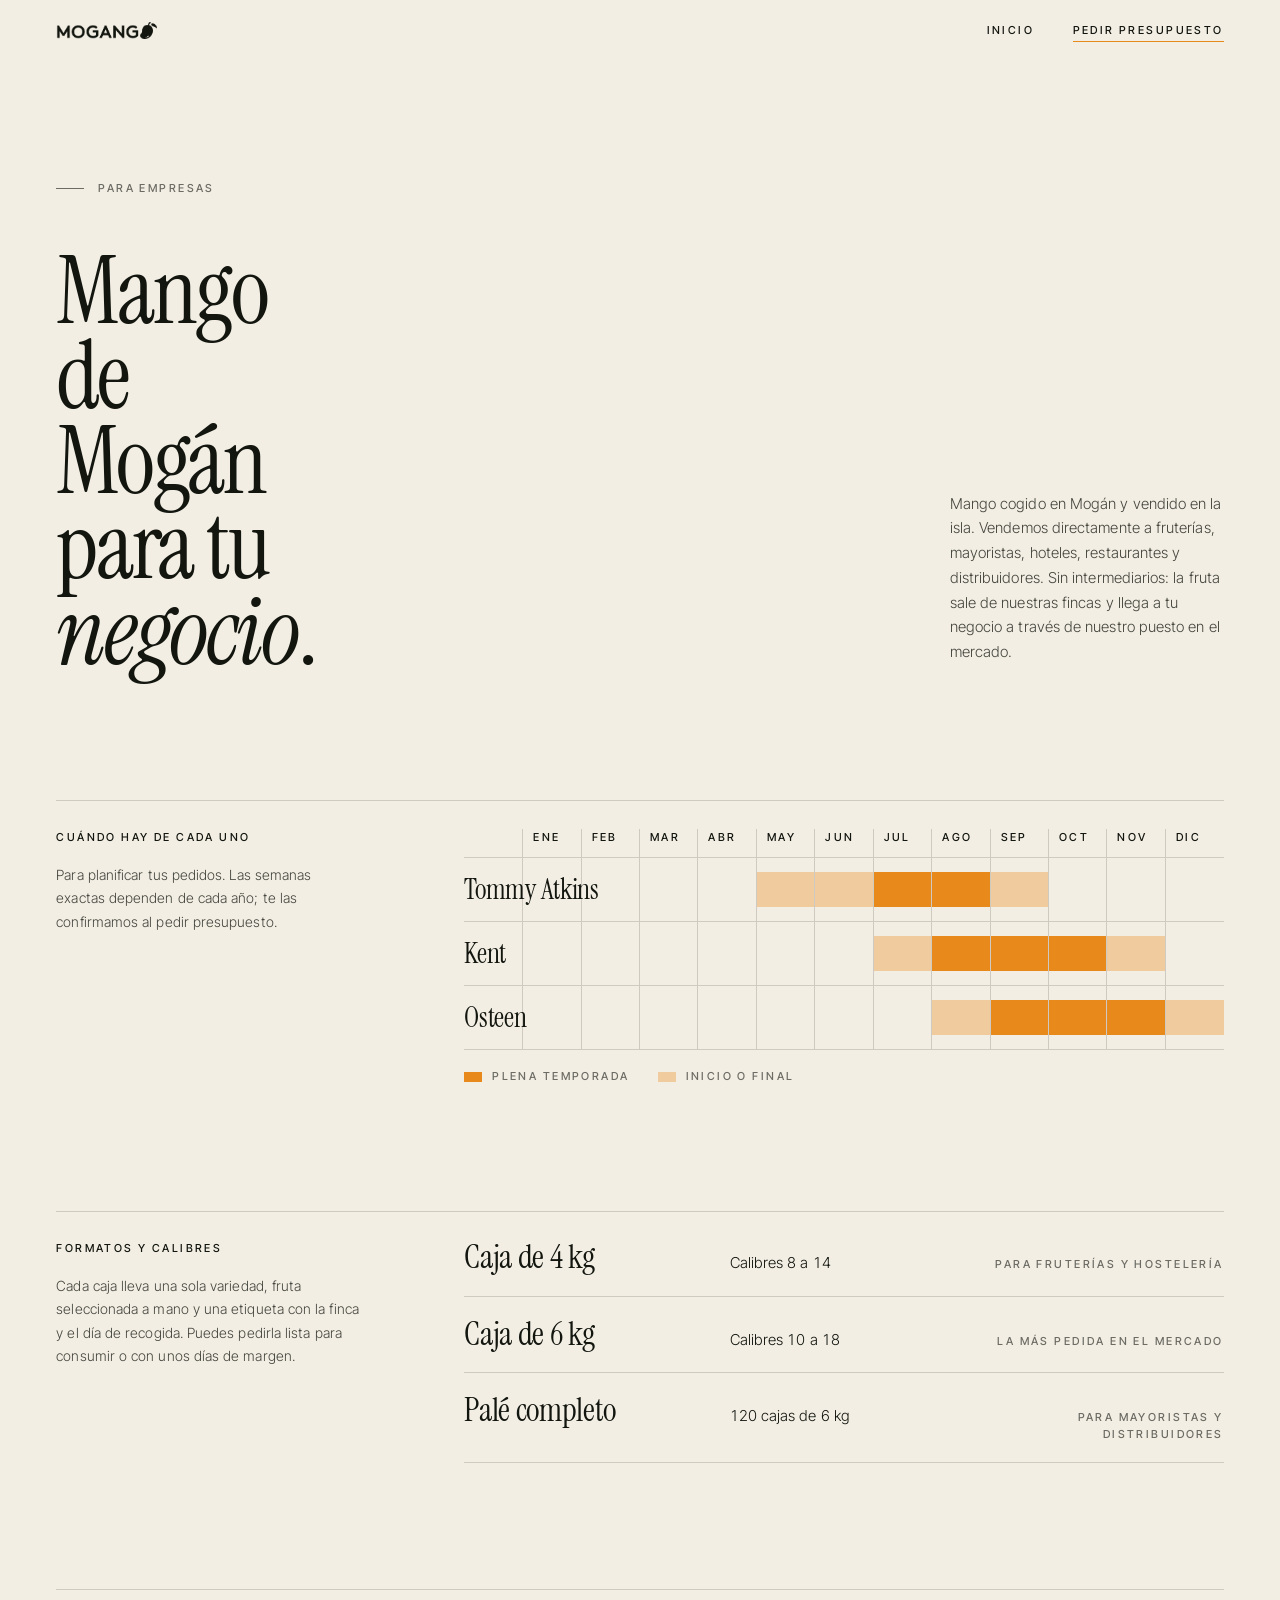
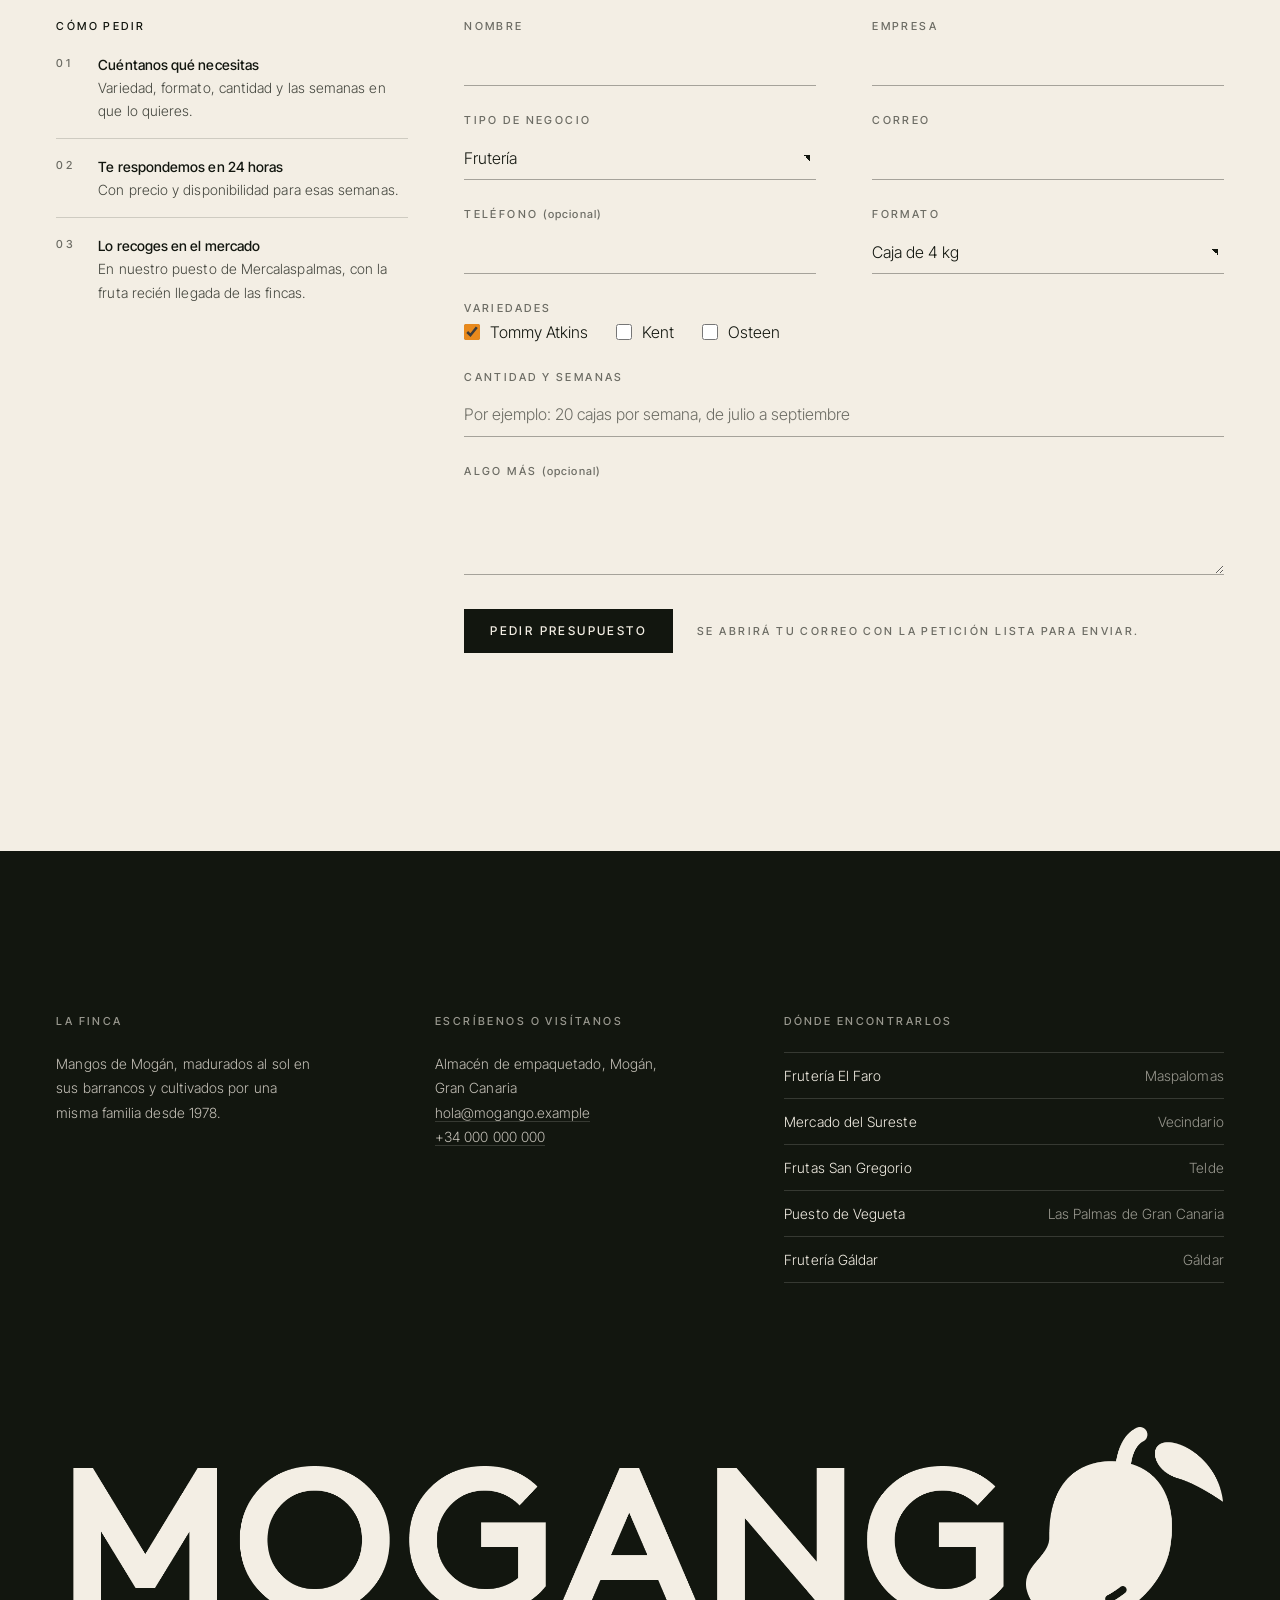
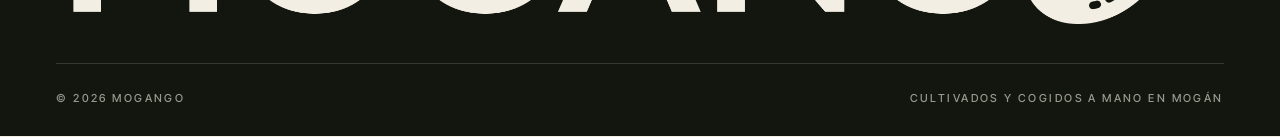
<file: empresas.html>
<!doctype html>
<html lang="es" data-theme="light">
<head>
  <meta charset="utf-8">
  <meta name="viewport" content="width=device-width, initial-scale=1">
  <title>Para empresas | MOGANGO</title>
  <meta name="description" content="Mangos de Mogán para fruterías, mayoristas y hostelería: disponibilidad por variedad, formatos y calibres, y presupuesto.">
  <meta name="theme-color" content="#F3EEE4">
  <link rel="preconnect" href="https://fonts.googleapis.com">
  <link rel="preconnect" href="https://fonts.gstatic.com" crossorigin>
  <link href="https://fonts.googleapis.com/css2?family=Instrument+Serif:ital@0;1&family=Inter+Tight:wght@300;400;500&display=swap" rel="stylesheet">
  <link rel="stylesheet" href="css/styles.css?v=23">
</head>
<body>
  <a class="skip" href="#main">Saltar al contenido</a>

  <header class="topbar is-solid">
    <a class="wordmark" href="index.html" aria-label="Mogango, volver al inicio"><span class="logo" aria-hidden="true"></span></a>
    <nav class="topnav" aria-label="Secciones">
      <a href="index.html">Inicio</a>
      <a href="#pedir" class="nav-cta">Pedir presupuesto</a>
    </nav>
  </header>

  <main id="main">
  <section id="empresas" class="trade trade-page" data-theme="light" aria-labelledby="trade-title">
    <div class="trade-head">
      <p class="label section-label" data-copy="tradeLabel"></p>
      <h1 id="trade-title" class="display-md" data-copy="tradeTitle"></h1>
      <p class="body-text" data-copy="tradeText"></p>
    </div>

    <div class="trade-block">
      <div class="trade-side">
        <h2 class="label" data-copy="calendarLabel"></h2>
        <p class="body-text" data-copy="calendarText"></p>
      </div>
      <div class="trade-main">
        <table class="calendar" id="calendar"></table>
        <p class="calendar-key label"><span><i class="dot is-2"></i>Plena temporada</span><span><i class="dot is-1"></i>Inicio o final</span></p>
      </div>
    </div>

    <div class="trade-block">
      <div class="trade-side">
        <h2 class="label" data-copy="formatsLabel"></h2>
        <p class="body-text" data-copy="formatsNote"></p>
      </div>
      <ul class="trade-main formats" id="formats"></ul>
    </div>

    <div class="trade-block" id="pedir">
      <div class="trade-side">
        <h2 class="label" data-copy="orderLabel"></h2>
        <ol class="order-steps" id="order-steps"></ol>
      </div>
      <form class="trade-main quote" id="quote" novalidate>
        <div class="field"><label for="q-name">Nombre</label><input id="q-name" name="nombre" autocomplete="name" required></div>
        <div class="field"><label for="q-company">Empresa</label><input id="q-company" name="empresa" autocomplete="organization" required></div>
        <div class="field"><label for="q-type">Tipo de negocio</label><select id="q-type" name="tipo"></select></div>
        <div class="field"><label for="q-email">Correo</label><input id="q-email" name="correo" type="email" autocomplete="email" required></div>
        <div class="field"><label for="q-phone">Teléfono <span>(opcional)</span></label><input id="q-phone" name="telefono" type="tel" autocomplete="tel"></div>
        <div class="field"><label for="q-format">Formato</label><select id="q-format" name="formato"></select></div>
        <fieldset class="field field-wide"><legend>Variedades</legend><div class="checks" id="q-varieties"></div></fieldset>
        <div class="field field-wide"><label for="q-amount">Cantidad y semanas</label><input id="q-amount" name="cantidad" placeholder="Por ejemplo: 20 cajas por semana, de julio a septiembre"></div>
        <div class="field field-wide"><label for="q-notes">Algo más <span>(opcional)</span></label><textarea id="q-notes" name="notas" rows="3"></textarea></div>
        <div class="quote-foot field-wide">
          <button type="submit" class="button">Pedir presupuesto</button>
          <p class="label" id="quote-note" aria-live="polite">Se abrirá tu correo con la petición lista para enviar.</p>
        </div>
      </form>
    </div>
  </section>
  </main>

  <footer id="contact" class="footer" data-theme="dark">
    <div class="footer-cols">
      <div>
        <h2 class="label">La finca</h2>
        <p class="footer-tag" data-bind="tagline"></p>
      </div>
      <div>
        <h2 class="label">Escríbenos o visítanos</h2>
        <p id="contact-lines"></p>
      </div>
      <div class="footer-shops">
        <h2 class="label">Dónde encontrarlos</h2>
        <ul id="shop-list" class="shop-list"></ul>
      </div>
    </div>
    <p class="giant" aria-hidden="true"><span class="logo"></span></p>
    <p class="fineprint label"><span>&copy; <span id="year"></span> <span data-bind="farmName">MOGANGO</span></span><span>Cultivados y cogidos a mano en Mogán</span></p>
  </footer>

  <script src="js/data.js?v=23"></script>
  <script src="js/trade.js?v=23"></script>
</body>
</html>
</file>
<file: css/styles.css>
/*
 * Mogango: quiet, editorial, three colours.
 * Ink and paper alternate section by section; mango orange is the only
 * accent and is used sparingly.
 */

@property --bg { syntax: "<color>"; inherits: true; initial-value: #12160F; }
@property --fg { syntax: "<color>"; inherits: true; initial-value: #F3EEE4; }

:root {
  --ink: #12160F;
  --paper: #F3EEE4;
  --mango: #E8891C;

  --bg: var(--ink);
  --fg: var(--paper);

  --display: "Instrument Serif", "Times New Roman", serif;
  --sans: "Inter Tight", "Helvetica Neue", Arial, sans-serif;
  --gutter: clamp(20px, 4.4vw, 72px);
  --ease: cubic-bezier(.22, .7, .1, 1);
}
html[data-theme="light"] { --bg: var(--paper); --fg: var(--ink); }

/* Tints derived from the current pair, recomputed wherever the pair changes. */
:root, [data-theme] {
  --muted: color-mix(in srgb, var(--fg) 60%, var(--bg));
  --soft: color-mix(in srgb, var(--fg) 78%, var(--bg));
  --hair: color-mix(in srgb, var(--fg) 16%, transparent);
  --tone: color-mix(in srgb, var(--ink) 87%, var(--paper));
}

/* Without scroll motion every section carries its own colours. */
html:not(.has-motion) [data-theme="light"] { --bg: var(--paper); --fg: var(--ink); background: var(--bg); color: var(--fg); }
html:not(.has-motion) [data-theme="dark"] { --bg: var(--ink); --fg: var(--paper); background: var(--bg); color: var(--fg); }

*, *::before, *::after { box-sizing: border-box; }
html { -webkit-text-size-adjust: 100%; transition: --bg 1s var(--ease), --fg 1s var(--ease); }
@media (prefers-reduced-motion: no-preference) { html:not(.lenis) { scroll-behavior: smooth; } }
html.lenis, html.lenis body { height: auto; }
.lenis.lenis-smooth { scroll-behavior: auto !important; }
.lenis.lenis-stopped { overflow: hidden; }

body {
  margin: 0;
  background: var(--bg);
  color: var(--fg);
  font: 300 15px/1.65 var(--sans);
  letter-spacing: .005em;
  -webkit-font-smoothing: antialiased;
  text-rendering: optimizeLegibility;
  overflow-x: clip;
}
h1, h2, h3, p, figure, dl, dd { margin: 0; }
img { display: block; max-width: 100%; }
a { color: inherit; }
em { font-style: italic; }
.accent { color: var(--mango); }
::selection { background: var(--mango); color: var(--ink); }

:focus-visible { outline: 1px solid var(--mango); outline-offset: 4px; }

.visually-hidden {
  position: absolute !important; width: 1px; height: 1px; overflow: hidden;
  clip: rect(0 0 0 0); clip-path: inset(50%); white-space: nowrap;
}
.skip {
  position: fixed; left: var(--gutter); top: 12px; z-index: 100;
  padding: 10px 14px; background: var(--paper); color: var(--ink);
  font: 500 12px/1 var(--sans); letter-spacing: .14em; text-transform: uppercase; text-decoration: none;
  transform: translateY(-160%);
}
.skip:focus { transform: none; }

/* ---- Type --------------------------------------------------------------- */

.label {
  font: 500 11px/1.5 var(--sans);
  letter-spacing: .22em;
  text-transform: uppercase;
  color: var(--muted);
}
.label i { font-style: normal; padding: 0 .3em; }
.display, .display-md, .statement, .cap-title, .v-name, .stat-value, .since-year {
  font-family: var(--display);
  font-weight: 400;
  letter-spacing: -.025em;
  font-feature-settings: "kern", "liga";
}
.display { font-size: clamp(3.4rem, 13vw, 16rem); line-height: .86; }
.display-md { font-size: clamp(2.8rem, 7.4vw, 8.6rem); line-height: .9; }
.statement { font-size: clamp(2.1rem, 5.2vw, 6rem); line-height: 1.02; letter-spacing: -.02em; }
.body-text { max-width: 38ch; color: var(--soft); }
.section-label { margin-bottom: clamp(28px, 4vw, 56px); display: flex; align-items: center; gap: 14px; }
.section-label::before { content: ""; width: 28px; height: 1px; background: currentColor; }
.line { padding-bottom: .16em; margin-bottom: -.16em; }

/* ---- Top bar ------------------------------------------------------------ */

.topbar {
  position: fixed; inset: 0 0 auto; z-index: 50;
  display: flex; justify-content: space-between; align-items: center;
  padding: 26px var(--gutter);
  color: var(--fg);
  pointer-events: none;
  transition: transform .7s var(--ease), background-color .5s var(--ease), padding .5s var(--ease);
}
/* Past the hero the bar steps aside while reading, and returns with a
   solid ground when scrolling back up. */
.topbar.is-solid { background: var(--bg); padding-top: 18px; padding-bottom: 18px; pointer-events: auto; }
.topbar.is-hidden { transform: translateY(-100%); }
.topbar a { pointer-events: auto; }
.wordmark { display: inline-flex; align-items: center; padding: 4px 0; }
.wordmark .logo { height: 17px; }
/* The logo file is used as a stencil, so it takes the colour of the text
   around it. With `logo.colour` set in js/data.js it shows as drawn. */
.logo {
  display: block; aspect-ratio: 2272 / 384;
  background: currentColor;
  -webkit-mask: var(--logo) center / contain no-repeat; mask: var(--logo) center / contain no-repeat;
}
.logo-colour .logo { background: var(--logo) center / contain no-repeat; -webkit-mask: none; mask: none; }
.topnav { display: flex; gap: clamp(20px, 3vw, 44px); }
.topnav a {
  position: relative; white-space: nowrap; text-decoration: none; padding: 6px 0;
  font: 500 11px/1 var(--sans); letter-spacing: .22em; text-transform: uppercase;
}
.topnav a::after {
  content: ""; position: absolute; left: 0; right: 0; bottom: 0; height: 1px; background: var(--mango);
  transform: scaleX(0); transform-origin: left; transition: transform .5s var(--ease);
}
.topnav a:hover::after, .topnav a:focus-visible::after { transform: scaleX(1); }
.topnav a.nav-cta::after { transform: scaleX(1); }

/* ---- Photos ------------------------------------------------------------- */

.photo {
  position: relative; overflow: hidden;
  background:
    radial-gradient(120% 90% at 28% 18%, color-mix(in srgb, var(--paper) 7%, transparent), transparent 62%),
    var(--tone);
}
.photo img, .photo video {
  position: absolute; inset: 0; width: 100%; height: 100%; object-fit: cover;
  opacity: 0; transition: opacity 1.2s var(--ease);
}
.photo.is-loaded img, .photo.is-loaded video { opacity: 1; }
.photo-note {
  position: absolute; left: 18px; right: 18px; bottom: 16px;
  color: color-mix(in srgb, var(--paper) 55%, transparent);
  font-size: 10px;
}
.photo.is-loaded .photo-note { display: none; }

/* ---- 1. Hero ------------------------------------------------------------ */

.hero {
  position: relative; height: 100svh; min-height: 620px; overflow: hidden;
  color: var(--paper);
  background: var(--ink);
}
.hero-media { position: absolute; inset: 0; will-change: transform; }
.hero::after {
  content: ""; position: absolute; inset: 0; pointer-events: none;
  background: linear-gradient(to top, color-mix(in srgb, var(--ink) 88%, transparent) 0%, color-mix(in srgb, var(--ink) 20%, transparent) 58%, color-mix(in srgb, var(--ink) 45%, transparent) 100%);
}
.hero .photo-note { top: 96px; bottom: auto; left: auto; right: var(--gutter); text-align: right; }
.hero-text {
  position: absolute; z-index: 2; left: var(--gutter); right: var(--gutter); bottom: clamp(56px, 11vh, 120px);
}
.hero h1 { max-width: 11ch; }
.hero-line { margin-top: clamp(22px, 3vw, 40px); color: color-mix(in srgb, var(--paper) 72%, transparent); }
.scroll-cue {
  position: absolute; z-index: 2; right: var(--gutter); bottom: clamp(56px, 11vh, 120px);
  display: flex; flex-direction: column; align-items: center; gap: 14px; text-decoration: none;
  color: color-mix(in srgb, var(--paper) 72%, transparent);
}
.scroll-cue i { padding: 0; width: 1px; height: 56px; background: color-mix(in srgb, var(--paper) 30%, transparent); position: relative; overflow: hidden; }
.scroll-cue i::after { content: ""; position: absolute; inset: 0; background: var(--paper); transform-origin: top; animation: cue 2.4s var(--ease) infinite; }
@keyframes cue { 0% { transform: scaleY(0); } 50% { transform: scaleY(1); transform-origin: top; } 51% { transform-origin: bottom; } 100% { transform: scaleY(0); transform-origin: bottom; } }
.motion-pending .hero-text { opacity: 0; }

/* ---- 2. Intro ----------------------------------------------------------- */

.intro { padding: clamp(120px, 24vh, 260px) var(--gutter) clamp(100px, 20vh, 220px); }
.intro .statement { max-width: 15.5em; }
.intro-body {
  display: grid; grid-template-columns: repeat(12, 1fr); column-gap: var(--gutter);
  margin-top: clamp(72px, 14vh, 160px); align-items: end;
}
.intro-photo { grid-column: 2 / 7; aspect-ratio: 4 / 5; }
.intro-text { grid-column: 8 / 12; padding-bottom: 4vh; }
.since { display: flex; align-items: baseline; gap: 16px; margin-bottom: 36px; }
.since-year { font-size: clamp(4rem, 9vw, 10rem); line-height: .8; color: var(--fg); }

/* ---- 3. Island tour ----------------------------------------------------- */

.story { position: relative; color: var(--paper); background: var(--ink); }
/* The pinned stages use the large viewport height, so they still reach the
   bottom of the screen after a phone's browser bar slides away. */
.map-stage { position: sticky; top: 0; height: 100lvh; overflow: hidden; }
/* Tuck the Mapbox logo and credits button tight into the bottom corner,
   smaller and softer, still legible. */
.map-stage .mapboxgl-ctrl-bottom-right .mapboxgl-ctrl { margin: 0 4px 4px 0; }
.map-stage .mapboxgl-ctrl-logo { opacity: .5; transform: scale(.7); transform-origin: right bottom; }
.map-stage .mapboxgl-ctrl-attrib.mapboxgl-compact { opacity: .5; }
#map { position: absolute; inset: 0; background: var(--ink); }
.map-shade {
  position: absolute; inset: 0; pointer-events: none;
  background:
    linear-gradient(to top, color-mix(in srgb, var(--ink) 82%, transparent) 0%, transparent 52%),
    linear-gradient(to right, color-mix(in srgb, var(--ink) 55%, transparent) 0%, transparent 46%),
    linear-gradient(to bottom, color-mix(in srgb, var(--ink) 50%, transparent) 0%, transparent 18%);
}
.map-hud {
  position: absolute; top: 104px; right: var(--gutter); z-index: 3;
  display: flex; flex-direction: column; align-items: flex-end; gap: 18px;
}
.hud-count { color: color-mix(in srgb, var(--paper) 70%, transparent); font-variant-numeric: tabular-nums; }
.hud-count span:first-child { color: var(--paper); }
.rail { display: flex; flex-direction: column; align-items: flex-end; }
.rail-tick { display: flex; align-items: center; justify-content: flex-end; width: 40px; height: 11px; }
.rail-tick::before {
  content: ""; width: 12px; height: 1px; background: color-mix(in srgb, var(--paper) 35%, transparent);
  transition: width .6s var(--ease), background-color .6s var(--ease);
}
.rail-tick:hover::before { background: var(--paper); }
.rail-tick.is-active::before { width: 34px; background: var(--mango); }

.steps { position: relative; z-index: 2; margin-top: -100lvh; pointer-events: none; }
.step { height: 118svh; display: flex; align-items: flex-end; padding: 0 var(--gutter) 13svh; }
.step:first-child { height: 130svh; }
.cap { position: sticky; bottom: 13svh; max-width: min(64vw, 1020px); }
.cap-kicker { color: color-mix(in srgb, var(--paper) 72%, transparent); }
.cap-title { font-size: clamp(3rem, 8.2vw, 10rem); line-height: .9; margin: 18px 0 22px; overflow: hidden; padding-bottom: .08em; }
.cap-title span { display: inline-block; }
.cap-meta { font-size: 15px; letter-spacing: .06em; color: var(--paper); }
.cap-meta i { font-style: normal; color: color-mix(in srgb, var(--paper) 45%, transparent); padding: 0 .4em; }
.cap-text { max-width: 42ch; margin-top: 12px; color: color-mix(in srgb, var(--paper) 74%, transparent); }
.cap-foot { margin-top: 20px; color: color-mix(in srgb, var(--paper) 60%, transparent); }

.step .cap { opacity: 0; }
.step.is-active .cap { opacity: 1; }
.has-motion .step .cap { transition: opacity .7s var(--ease); }
.has-motion .step .cap > * { transform: translateY(18px); opacity: 0; transition: transform 1.1s var(--ease), opacity 1.1s var(--ease); }
.has-motion .step .cap-title { transform: none; opacity: 1; }
.has-motion .step .cap-title span { transform: translateY(105%); transition: transform 1.3s var(--ease); }
.has-motion .step.is-active .cap > * { transform: none; opacity: 1; }
.has-motion .step.is-active .cap-title span { transform: none; transition-delay: .1s; }
.has-motion .step.is-active .cap-meta { transition-delay: .3s; }
.has-motion .step.is-active .cap-text { transition-delay: .4s; }
.has-motion .step.is-active .cap-foot { transition-delay: .5s; }

/* Map markers: small, precise, quiet. */
/* Mapbox moves each marker with a transform from the map's top-left corner.
   Pin that origin here as well, so the markers stay in place even if
   Mapbox's own stylesheet is late or blocked. */
.marker { position: absolute; top: 0; left: 0; }
.marker { cursor: pointer; display: block; width: 22px; height: 22px; padding: 0; border: 0; background: none; color: inherit; font: inherit; }
.marker .dot {
  position: absolute; left: 50%; top: 50%; width: 9px; height: 9px; margin: -4.5px 0 0 -4.5px;
  border: 1px solid var(--mango); border-radius: 50%;
  transition: background-color .6s var(--ease), transform .6s var(--ease);
}
.marker-label {
  position: absolute; left: 22px; top: 50%; transform: translate(6px, -50%);
  font: 500 10px/1 var(--sans); letter-spacing: .2em; text-transform: uppercase; white-space: nowrap;
  color: var(--paper); text-shadow: 0 0 12px var(--ink);
  opacity: 0; transition: opacity .6s var(--ease), transform .6s var(--ease);
  pointer-events: none;
}
.marker:hover .marker-label, .marker:focus-visible .marker-label,
.marker.is-active .marker-label { opacity: 1; transform: translate(0, -50%); }
.grove-marker.is-active .dot { background: var(--mango); transform: scale(1.2); }

.mapboxgl-ctrl-bottom-right { z-index: 3; }
.mapboxgl-ctrl.mapboxgl-ctrl-attrib { background: transparent; font: 400 10px/1.4 var(--sans); }
.mapboxgl-ctrl-attrib a { color: color-mix(in srgb, var(--paper) 55%, transparent); }
.mapboxgl-ctrl-attrib-button { filter: invert(1); opacity: .5; }

#map.map-missing { display: flex; align-items: flex-start; justify-content: flex-end; padding: 150px var(--gutter) 0; }
#map.map-missing::before {
  content: ""; position: absolute; inset: 0;
  background: radial-gradient(70% 60% at 62% 40%, color-mix(in srgb, var(--paper) 6%, transparent), transparent 70%), var(--tone);
}
.map-missing-note { position: relative; max-width: 300px; margin-right: 80px; font-size: 13px; color: color-mix(in srgb, var(--paper) 70%, transparent); }
.map-missing-note .label { margin-bottom: 8px; }
.map-missing-note code { font-size: 12px; color: var(--paper); }

/* ---- 4. Harvest --------------------------------------------------------- */

.harvest { padding: clamp(120px, 22vh, 240px) var(--gutter) clamp(120px, 22vh, 240px); }
.harvest-head { max-width: 12em; font-size: clamp(2.8rem, 7.4vw, 8.6rem); }
.harvest-head .section-label { font-size: 11px; }
.harvest-grid {
  display: grid; grid-template-columns: repeat(12, 1fr); column-gap: var(--gutter); row-gap: 0;
  margin-top: clamp(64px, 12vh, 140px);
}
.harvest-grid figcaption { margin-top: 14px; }
.harvest-grid .photo { width: 100%; }
.harvest-a { grid-column: 1 / 8; }
.harvest-a .photo { aspect-ratio: 4 / 3; }
.harvest-b { grid-column: 9 / 13; align-self: end; transform: translateY(18%); }
.harvest-b .photo { aspect-ratio: 3 / 4; }
.harvest-text { grid-column: 2 / 6; margin-top: clamp(80px, 18vh, 220px); align-self: start; }
.harvest-c { grid-column: 7 / 13; margin-top: clamp(120px, 26vh, 300px); }
.harvest-c .photo { aspect-ratio: 16 / 10; }

/* ---- 5. Numbers --------------------------------------------------------- */

.numbers { padding: clamp(120px, 24vh, 260px) var(--gutter) clamp(100px, 16vh, 180px); }
.stats { display: grid; grid-template-columns: repeat(4, 1fr); }
.stat {
  --rule: 1;
  position: relative; display: flex; flex-direction: column-reverse; justify-content: flex-end; gap: 28px;
  padding: 36px clamp(16px, 2.2vw, 36px) 8px;
  border-left: 1px solid var(--hair);
}
.stat:first-child { border-left: 0; padding-left: 0; }
.stat::before {
  content: ""; position: absolute; top: 0; left: 0; right: 0; height: 1px; background: var(--hair);
}
.stat:first-child::after {
  content: ""; position: absolute; top: 0; left: 0; width: 100%; height: 1px; background: var(--mango);
  transform: scaleX(calc(var(--rule) * .25)); transform-origin: left;
}
.stat-value { font-size: clamp(3.6rem, 7.4vw, 9.5rem); line-height: .82; font-variant-numeric: tabular-nums; white-space: nowrap; }

/* ---- 6. Season ---------------------------------------------------------- */

.season { padding: clamp(120px, 22vh, 240px) var(--gutter) clamp(100px, 18vh, 200px); }
.season-head { display: grid; grid-template-columns: repeat(12, 1fr); column-gap: var(--gutter); align-items: end; }
.season-head .section-label { grid-column: 1 / -1; }
.season-head h2 { grid-column: 1 / 9; font-size: clamp(2.6rem, 5.4vw, 6.4rem); }
.season-head .body-text { grid-column: 9 / 13; padding-bottom: .6em; }
.strip-figure { margin-top: clamp(72px, 13vh, 150px); }
.strip { display: grid; grid-template-columns: repeat(12, 1fr); border-right: 1px solid var(--hair); }
.m { --p: 1; position: relative; border-left: 1px solid var(--hair); }
.m-fill {
  display: block; height: clamp(200px, 40vh, 420px);
  background: var(--fg);
  opacity: calc(var(--v) * var(--p) * .94);
}
.m.is-peak::before {
  content: ""; position: absolute; z-index: 1; top: 0; left: -1px; right: 0; height: 2px; background: var(--mango);
  transform: scaleX(var(--p)); transform-origin: left;
}
.m-peak { position: absolute; bottom: 100%; left: 10px; padding-bottom: 12px; white-space: nowrap; color: var(--fg); opacity: var(--p); }
.m-name { display: block; padding: 14px 10px 2px; color: var(--fg); }
.m-name b { font-weight: inherit; }
.m-t { display: block; padding: 0 10px 4px; font-size: 13px; color: var(--muted); font-variant-numeric: tabular-nums; }
.strip-foot { display: flex; justify-content: space-between; align-items: flex-start; gap: 24px; margin-top: 40px; }
.strip-table summary { cursor: pointer; list-style: none; color: var(--fg); text-decoration: underline; text-decoration-color: var(--mango); text-underline-offset: 6px; }
.strip-table summary::-webkit-details-marker { display: none; }
.strip-table table { margin-top: 18px; border-collapse: collapse; font-size: 13px; min-width: 220px; }
.strip-table th, .strip-table td { padding: 7px 0; border-bottom: 1px solid var(--hair); text-align: left; font-weight: 300; }
.strip-table td { text-align: right; font-variant-numeric: tabular-nums; }
.strip-table thead th { font: 500 10px/1.4 var(--sans); letter-spacing: .2em; text-transform: uppercase; color: var(--muted); }

/* ---- 7. Varieties ------------------------------------------------------- */

.varieties { position: relative; overflow: hidden; }
.v-intro { padding: clamp(120px, 22vh, 240px) var(--gutter) clamp(80px, 12vh, 140px); }
.v-intro h2 { max-width: 8em; }
.v-intro .body-text { margin-top: 32px; }
.v-hint { display: none; }
.v-variety { border-left: 1px solid color-mix(in srgb, var(--paper) 14%, transparent); position: relative; height: 92svh; min-height: 560px; overflow: hidden; color: var(--paper); background: var(--ink); }
.v-media { position: absolute; inset: 0; overflow: hidden; }
.v-media .photo { position: absolute; inset: 0; }
.v-variety::after {
  content: ""; position: absolute; inset: 0; pointer-events: none;
  background: linear-gradient(to top, color-mix(in srgb, var(--ink) 85%, transparent) 0%, transparent 62%);
}
.v-media .photo-note { top: 96px; bottom: auto; left: auto; right: var(--gutter); text-align: right; }
.v-text { position: absolute; z-index: 2; left: var(--gutter); right: var(--gutter); bottom: clamp(48px, 11vh, 120px); }
.v-text .label { color: color-mix(in srgb, var(--paper) 70%, transparent); }
.v-name { font-size: clamp(4.6rem, 15vw, 18rem); line-height: .84; margin: 16px 0 26px -.04em; }
.v-taste { font-size: 17px; line-height: 1.5; max-width: 36ch; color: color-mix(in srgb, var(--paper) 86%, transparent); }

@media (min-width: 900px) {
  .has-motion .varieties { height: 100vh; }
  .has-motion .v-track { display: flex; height: 100vh; width: max-content; will-change: transform; }
  .has-motion .v-panel { flex: 0 0 auto; height: 100vh; }
  .has-motion .v-intro { width: min(60vw, 900px); display: flex; flex-direction: column; justify-content: flex-end; padding-bottom: clamp(48px, 11vh, 120px); }
  .has-motion .v-variety { width: 100vw; min-height: 0; }
  .has-motion .v-media .photo { inset: 0 -8%; }
  .has-motion .v-hint { display: flex; align-items: center; gap: 14px; margin-top: 56px; }
  .has-motion .v-hint i { width: 56px; height: 1px; background: var(--mango); }
}

/* ---- 8. For businesses -------------------------------------------------- */

.trade { padding: clamp(120px, 22vh, 240px) var(--gutter) clamp(120px, 22vh, 240px); }
.trade-page { padding-top: clamp(140px, 20vh, 220px); }
.trade-page .trade-block { scroll-margin-top: 90px; }

/* On the landing page only a short invitation leads to empresas.html. */
.trade-cta { padding: clamp(110px, 20vh, 220px) var(--gutter); }
.trade-cta h2 { max-width: 11em; font-size: clamp(2.6rem, 5.4vw, 6.4rem); }
.trade-cta-foot { display: flex; justify-content: space-between; align-items: flex-end; gap: 32px; flex-wrap: wrap; margin-top: clamp(36px, 6vh, 64px); }
.trade-head { display: grid; grid-template-columns: repeat(12, 1fr); column-gap: var(--gutter); align-items: end; }
.trade-head .section-label { grid-column: 1 / -1; }
.trade-head h2 { grid-column: 1 / 9; font-size: clamp(2.6rem, 5.4vw, 6.4rem); }
.trade-head .body-text { grid-column: 9 / 13; padding-bottom: .6em; }
.trade-block { display: grid; grid-template-columns: repeat(12, 1fr); column-gap: var(--gutter); margin-top: clamp(80px, 14vh, 160px); padding-top: 28px; border-top: 1px solid var(--hair); }
.trade-side { grid-column: 1 / 5; }
.trade-side h2 { color: var(--fg); margin-bottom: 18px; }
.trade-side .body-text { font-size: 14px; }
.trade-main { grid-column: 5 / 13; }

.calendar { width: 100%; border-collapse: collapse; table-layout: fixed; }
.calendar th, .calendar td { padding: 0; border-left: 1px solid var(--hair); }
.calendar thead th { padding: 0 0 12px 10px; text-align: left; color: var(--fg); }
.calendar thead th:first-child, .calendar tbody th { border-left: 0; }
.calendar thead th b { font-weight: inherit; }
.calendar tbody th { width: 9.5em; padding: 0 16px 0 0; text-align: left; font: 400 clamp(1.4rem, 2.2vw, 2rem)/1 var(--display); letter-spacing: -.01em; white-space: nowrap; }
.calendar tbody tr { border-top: 1px solid var(--hair); }
.calendar tbody tr:last-child { border-bottom: 1px solid var(--hair); }
.calendar td { height: 64px; position: relative; }
.calendar td::after { content: ""; position: absolute; inset: 14px 0; }
.calendar td.is-1::after { background: color-mix(in srgb, var(--mango) 35%, transparent); }
.calendar td.is-2::after { background: var(--mango); }
.calendar-key { display: flex; gap: 28px; margin-top: 18px; }
.calendar-key span { display: inline-flex; align-items: center; gap: 10px; }
.dot { width: 18px; height: 10px; }
.dot.is-1 { background: color-mix(in srgb, var(--mango) 35%, transparent); }
.dot.is-2 { background: var(--mango); }

.formats { list-style: none; margin: 0; padding: 0; }
.formats li { display: grid; grid-template-columns: 1.2fr 1fr 1.3fr; gap: 16px; align-items: baseline; padding: 20px 0; border-top: 1px solid var(--hair); }
.formats li:first-child { border-top: 0; padding-top: 0; }
.formats li:last-child { border-bottom: 1px solid var(--hair); }
.f-name { font: 400 clamp(1.6rem, 2.6vw, 2.4rem)/1 var(--display); letter-spacing: -.01em; }
.f-detail { font-variant-numeric: tabular-nums; }
.formats .label { text-align: right; }

.order-steps { list-style: none; margin: 0; padding: 0; counter-reset: step; }
.order-steps li { display: grid; grid-template-columns: 34px 1fr; column-gap: 8px; padding: 16px 0; border-top: 1px solid var(--hair); font-size: 14px; color: var(--soft); }
.order-steps li:first-child { border-top: 0; padding-top: 0; }
.order-steps .label { grid-row: span 2; padding-top: 2px; }
.order-steps b { font-weight: 500; color: var(--fg); }

.quote { display: grid; grid-template-columns: 1fr 1fr; gap: 26px var(--gutter); }
.field { display: flex; flex-direction: column; gap: 8px; min-width: 0; margin: 0; padding: 0; border: 0; }
.field-wide { grid-column: 1 / -1; }
.field label, .field legend { font: 500 11px/1.5 var(--sans); letter-spacing: .22em; text-transform: uppercase; color: var(--muted); padding: 0; }
.field label span { letter-spacing: .1em; text-transform: none; }
.field input, .field select, .field textarea {
  width: 100%; padding: 10px 0; border: 0; border-bottom: 1px solid color-mix(in srgb, var(--fg) 35%, transparent); border-radius: 0;
  background: transparent; color: var(--fg); font: 300 16px/1.4 var(--sans);
  -webkit-appearance: none; appearance: none;
}
.field select { background: linear-gradient(45deg, transparent 50%, currentColor 50%) right 6px center / 6px 6px no-repeat, transparent; padding-right: 22px; }
.field textarea { resize: vertical; }
.field input::placeholder { color: var(--muted); }
.field input:focus, .field select:focus, .field textarea:focus { outline: none; border-bottom-color: var(--mango); }
.field.is-invalid input { border-bottom-color: var(--mango); }
.checks { display: flex; flex-wrap: wrap; gap: 10px 28px; padding-top: 4px; }
.checks label { display: inline-flex; align-items: center; gap: 10px; font: 300 16px/1.4 var(--sans); letter-spacing: 0; text-transform: none; color: var(--fg); cursor: pointer; }
.checks input { width: 16px; height: 16px; padding: 0; border: 0; accent-color: var(--mango); margin: 0; -webkit-appearance: checkbox; appearance: auto; }
.quote-foot { display: flex; align-items: center; gap: 24px; flex-wrap: wrap; margin-top: 8px; }
.button {
  display: inline-block; text-decoration: none;
  padding: 16px 26px; border: 0; border-radius: 0; cursor: pointer;
  background: var(--fg); color: var(--bg);
  font: 500 12px/1 var(--sans); letter-spacing: .2em; text-transform: uppercase;
  transition: background-color .4s var(--ease), color .4s var(--ease);
}
.button:hover { background: var(--mango); color: var(--ink); }

/* ---- 9. Closing --------------------------------------------------------- */

.closing { position: relative; color: var(--paper); }
.has-motion .closing { height: 240vh; }
.closing-stage { --shade: .35; position: sticky; top: 0; height: 100lvh; min-height: 560px; overflow: hidden; display: grid; place-items: center; background: var(--ink); }
.closing-media { position: absolute; inset: 0; will-change: transform; }
.closing-stage::after { content: ""; position: absolute; inset: 0; background: var(--ink); opacity: var(--shade); pointer-events: none; }
.closing-media .photo { position: absolute; inset: 0; }
.closing-media .photo-note { top: 96px; bottom: auto; left: auto; right: var(--gutter); text-align: right; }
.closing-line { position: relative; z-index: 2; text-align: center; font-size: clamp(3.4rem, 10vw, 12rem); padding: 0 var(--gutter); }

/* ---- 10. Footer --------------------------------------------------------- */

.footer { padding: clamp(110px, 18vh, 200px) var(--gutter) 0; overflow: hidden; container-type: inline-size; }
.footer-cols { display: grid; grid-template-columns: 1.1fr 1fr 1.5fr; gap: var(--gutter); }
.footer-cols h2 { margin-bottom: 22px; }
.footer-cols p { font-size: 14px; line-height: 1.75; color: var(--soft); max-width: 32ch; }
.footer-cols a { text-decoration: none; border-bottom: 1px solid var(--hair); transition: border-color .4s; }
.footer-cols a:hover { border-color: var(--mango); }
.shop-list { list-style: none; margin: 0; padding: 0; font-size: 14px; }
.shop-list li { display: flex; justify-content: space-between; gap: 16px; padding: 11px 0; border-top: 1px solid var(--hair); }
.shop-list li:last-child { border-bottom: 1px solid var(--hair); }
.shop-list li span:last-child { color: var(--muted); text-align: right; }
.giant {
  margin: clamp(90px, 16vh, 180px) 0 0;
  color: var(--fg);
}
.giant .logo { width: 100%; }
.fineprint { display: flex; justify-content: space-between; gap: 16px; padding: 26px 0 30px; margin-top: clamp(18px, 3vw, 44px); border-top: 1px solid var(--hair); }

/* ---- Smaller screens ---------------------------------------------------- */

@media (max-width: 1100px) {
  .intro-photo { grid-column: 1 / 7; }
  .intro-text { grid-column: 8 / 13; }
  .harvest-text { grid-column: 1 / 6; }
  .stats { grid-template-columns: repeat(2, 1fr); }
  .stat:nth-child(3) { border-left: 0; padding-left: 0; }
  .stat:nth-child(n + 3) { margin-top: 56px; }
  .stat-value { font-size: clamp(3.6rem, 13vw, 9.5rem); }
  .stat:first-child::after { transform: scaleX(calc(var(--rule) * .5)); }
  .footer-cols { grid-template-columns: 1fr 1fr; }
  .footer-shops { grid-column: 1 / -1; }
}

@media (max-width: 899px) {
  .hide-sm { display: none; }
  .topbar { padding: 20px var(--gutter); gap: 20px; }
  .topnav { gap: 16px; }
  .topnav a { letter-spacing: .16em; }
  .display { font-size: clamp(3.2rem, 16vw, 9rem); }
  .hero h1 { max-width: 8ch; }
  .scroll-cue { display: none; }

  .intro-body { display: block; }
  .intro-photo { width: 78%; }
  .intro-text { margin-top: 48px; padding: 0; }

  .map-hud { top: 70px; left: var(--gutter); right: var(--gutter); flex-direction: row; justify-content: space-between; align-items: center; gap: 16px; }
  .rail { flex-direction: row; flex: 1; gap: 3px; order: 2; }
  .rail-tick { flex: 1; width: auto; height: 24px; }
  .rail-tick::before { width: 100%; }
  .rail-tick.is-active::before { width: 100%; }
  .step { height: 105svh; padding-bottom: 9svh; }
  .cap { bottom: 9svh; max-width: none; }
  .cap-title { font-size: clamp(2.6rem, 12vw, 5rem); margin: 12px 0 14px; }
  .cap-meta { font-size: 13px; }
  .cap-text { font-size: 14px; }
  .marker-label { display: none; }
  .mapboxgl-ctrl-attrib-inner { display: none; }

  .harvest-grid { display: block; }
  .harvest-b { width: 62%; margin: 56px 0 0 auto; transform: none; }
  .harvest-text { margin: 64px 0 0; }
  .harvest-c { margin-top: 64px; }

  .season-head { display: block; }
  .season-head .body-text { margin-top: 28px; }
  .m-fill { height: 200px; }
  .m-name { padding: 12px 0 2px; text-align: center; letter-spacing: 0; }
  .m-name span { display: none; }
  .m-t { padding: 0; text-align: center; font-size: 10px; }
  .m-peak { left: auto; right: 0; }
  .strip-foot { flex-direction: column; }

  .v-name { font-size: clamp(3.8rem, 19vw, 9rem); }
  .v-taste { font-size: 15px; }

  .trade-head, .trade-block { display: block; }
  .trade-head .body-text { margin-top: 28px; }
  .trade-side { margin-bottom: 40px; }
  .calendar thead th { padding: 0 0 10px; text-align: center; letter-spacing: 0; }
  .calendar thead th span { display: none; }
  .calendar tbody th { width: 6.2em; padding-right: 8px; font-size: 1.15rem; }
  .calendar td { height: 48px; }
  .calendar td::after { inset: 12px 0; }
  .formats li { grid-template-columns: 1fr auto; row-gap: 4px; }
  .formats .label { grid-column: 1 / -1; text-align: left; }
  .quote { grid-template-columns: 1fr; }

  .footer-cols { grid-template-columns: 1fr; gap: 56px; }
  .fineprint { flex-direction: column; gap: 6px; }
}

@media (max-width: 520px) {
  .stats { grid-template-columns: 1fr 1fr; }
  .stat { padding: 28px 12px 6px; gap: 18px; }
  .stat-value { font-size: 15vw; }
}

@media (prefers-reduced-motion: reduce) {
  *, *::before, *::after { animation: none !important; transition: none !important; }
}
</file>
